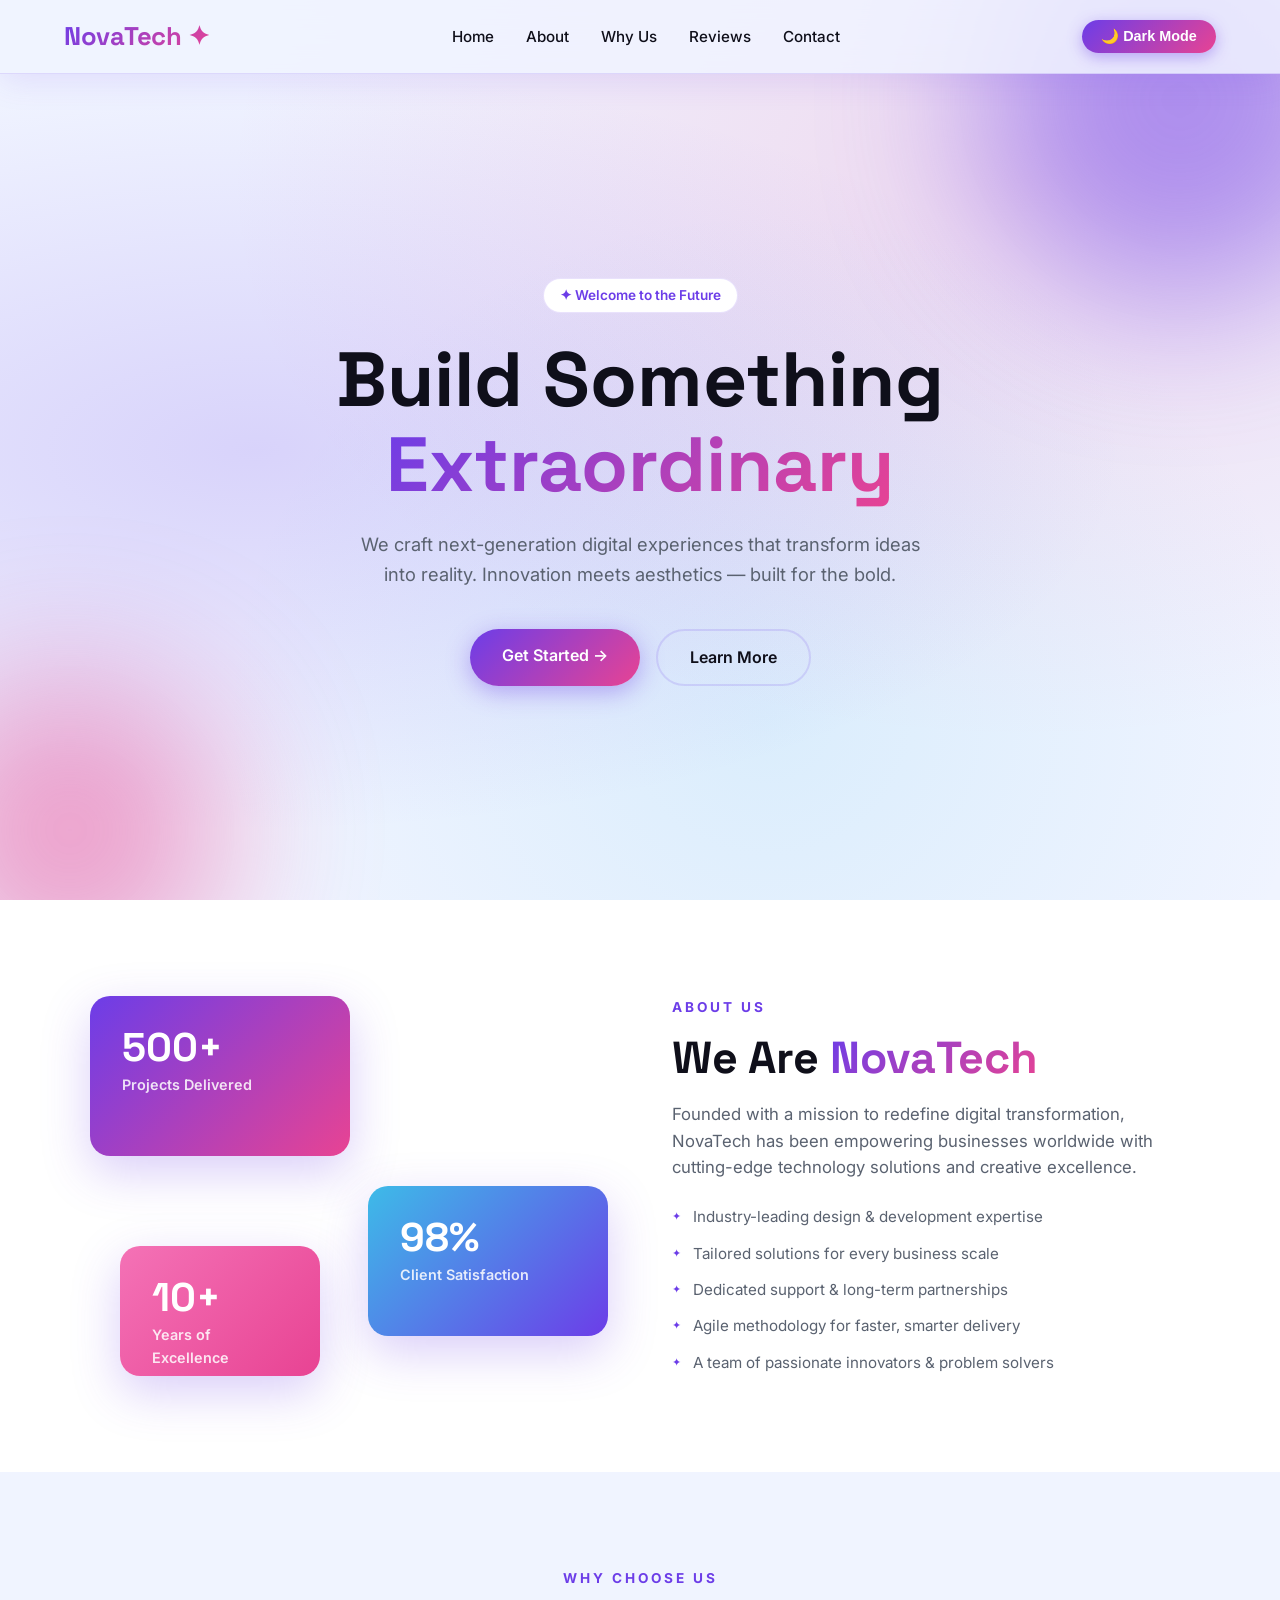
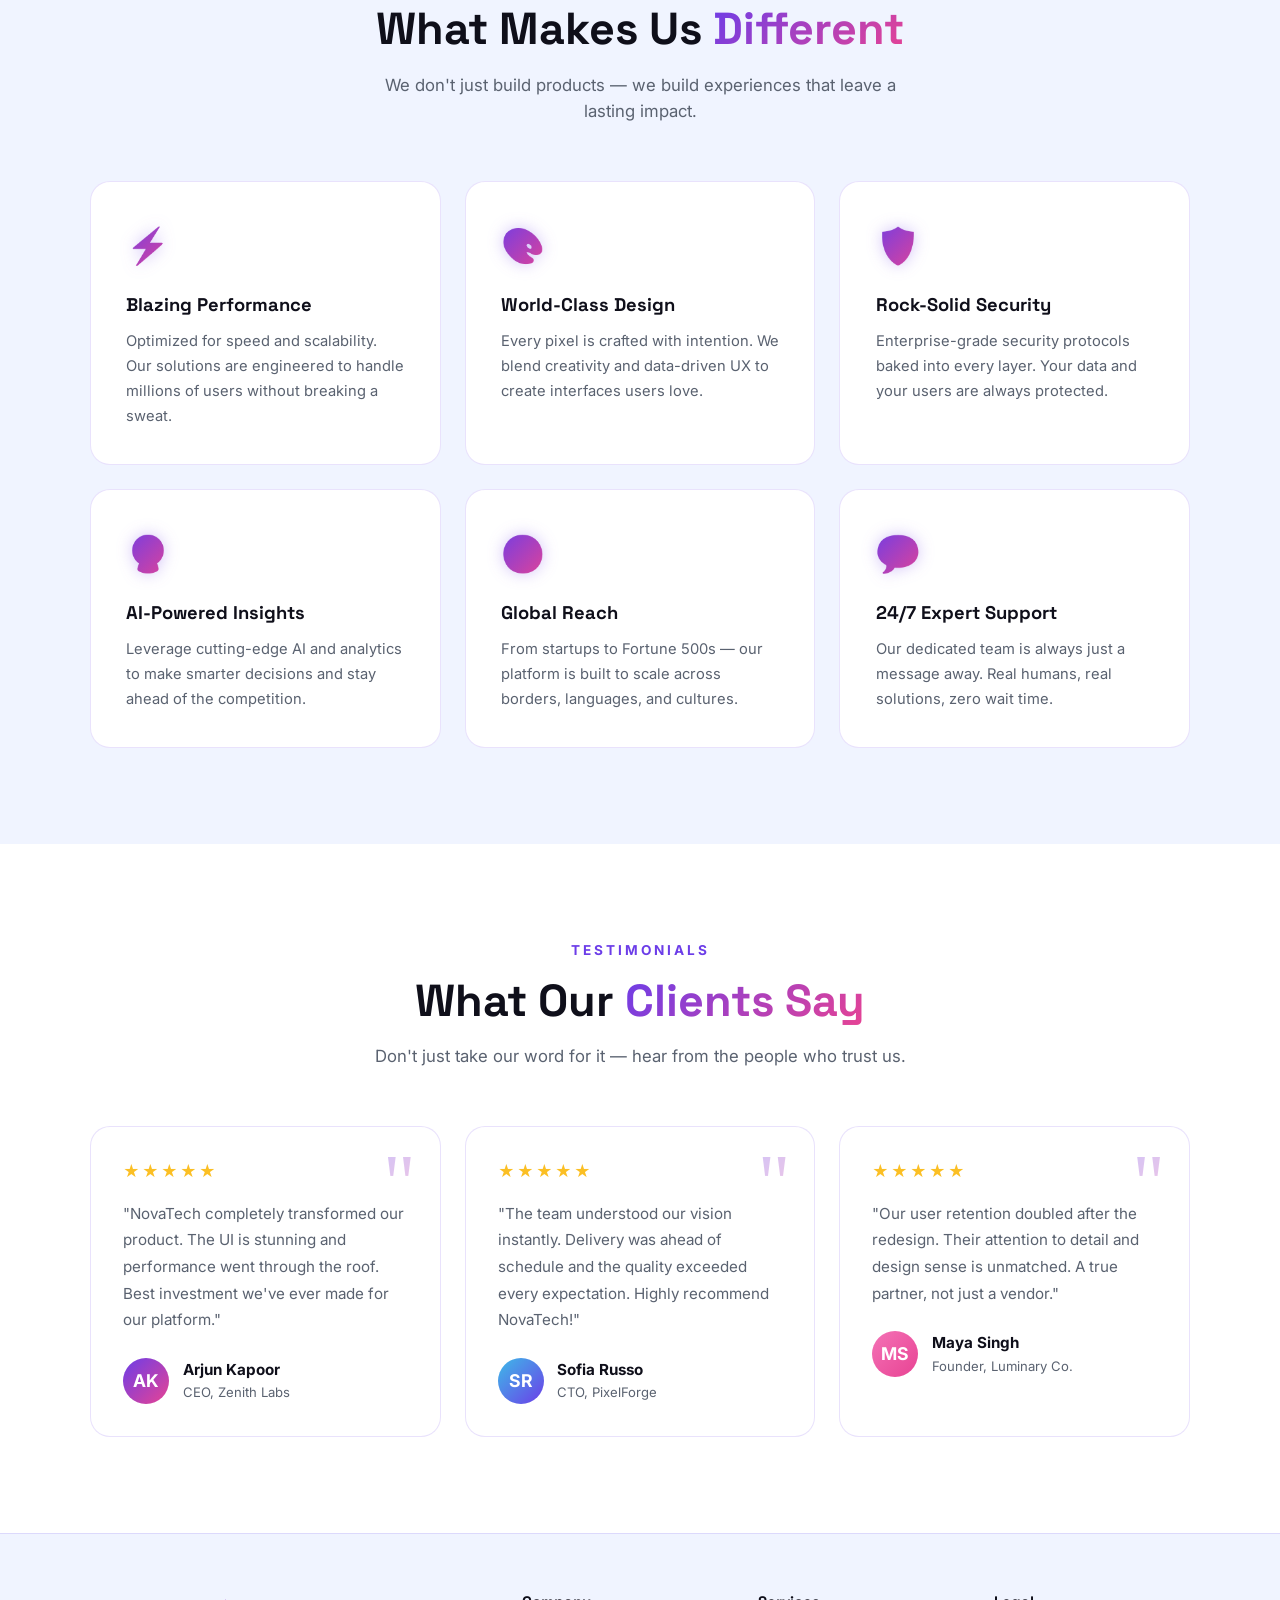
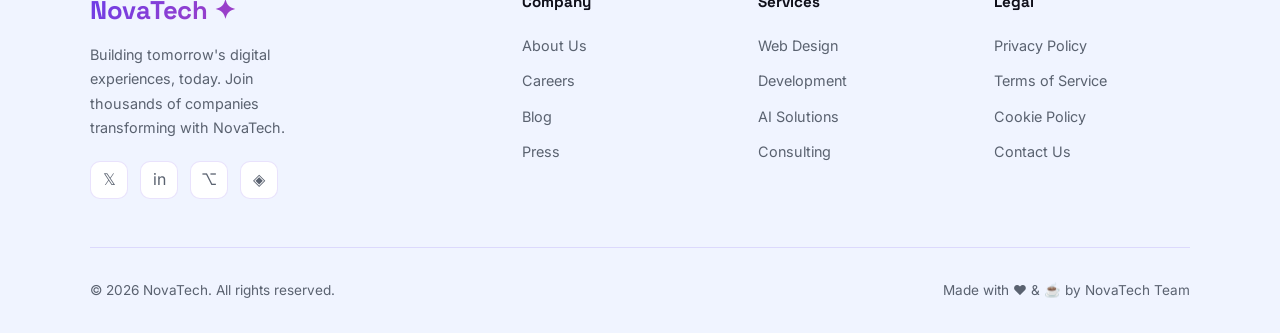
<file: DAY 6/index.html>
<!DOCTYPE html>
<html lang="en">

<head>
    <meta charset="UTF-8" />
    <meta name="viewport" content="width=device-width, initial-scale=1.0" />
    <meta name="description"
        content="NovaTech — The future of digital innovation. Explore our solutions and transform your business today." />
    <title>NovaTech — Future of Innovation</title>
    <link rel="stylesheet" href="style.css" />
</head>

<body>

    <!-- ========== NAVBAR ========== -->
    <nav id="navbar">
        <span class="logo">NovaTech ✦</span>
        <ul class="nav-links">
            <li><a href="#hero">Home</a></li>
            <li><a href="#about">About</a></li>
            <li><a href="#why">Why Us</a></li>
            <li><a href="#testimonials">Reviews</a></li>
            <li><a href="#footer">Contact</a></li>
        </ul>
        <button id="dark-toggle">🌙 Dark Mode</button>
    </nav>

    <!-- ========== HERO ========== -->
    <section id="hero">
        <div class="hero-orb hero-orb-1"></div>
        <div class="hero-orb hero-orb-2"></div>
        <div class="hero-content">
            <span class="hero-badge">✦ Welcome to the Future</span>
            <h1 class="hero-title">
                Build Something<br />
                <span class="highlight">Extraordinary</span>
            </h1>
            <p class="hero-desc">
                We craft next-generation digital experiences that transform ideas into reality.
                Innovation meets aesthetics — built for the bold.
            </p>
            <div class="hero-btns">
                <a href="#about" class="btn-primary">Get Started →</a>
                <a href="#why" class="btn-secondary">Learn More</a>
            </div>
        </div>
    </section>

    <!-- ========== ABOUT ========== -->
    <section id="about">
        <div class="about-grid">
            <div class="about-visual">
                <div class="about-card-stack">
                    <div class="acard acard-1">
                        <div class="acard-num">500+</div>
                        <div class="acard-label">Projects Delivered</div>
                    </div>
                    <div class="acard acard-2">
                        <div class="acard-num">98%</div>
                        <div class="acard-label">Client Satisfaction</div>
                    </div>
                    <div class="acard acard-3">
                        <div class="acard-num">10+</div>
                        <div class="acard-label">Years of Excellence</div>
                    </div>
                </div>
            </div>
            <div class="about-text reveal">
                <p class="section-label">About Us</p>
                <h2 class="section-title">We Are <span>NovaTech</span></h2>
                <p class="section-desc">
                    Founded with a mission to redefine digital transformation, NovaTech has been empowering
                    businesses worldwide with cutting-edge technology solutions and creative excellence.
                </p>
                <ul class="about-list">
                    <li>Industry-leading design & development expertise</li>
                    <li>Tailored solutions for every business scale</li>
                    <li>Dedicated support & long-term partnerships</li>
                    <li>Agile methodology for faster, smarter delivery</li>
                    <li>A team of passionate innovators & problem solvers</li>
                </ul>
            </div>
        </div>
    </section>

    <!-- ========== WHY US ========== -->
    <section id="why">
        <div class="why-header reveal">
            <p class="section-label">Why Choose Us</p>
            <h2 class="section-title">What Makes Us <span>Different</span></h2>
            <p class="section-desc">
                We don't just build products — we build experiences that leave a lasting impact.
            </p>
        </div>
        <div class="why-grid">
            <div class="why-card reveal">
                <span class="why-icon">⚡</span>
                <h3>Blazing Performance</h3>
                <p>Optimized for speed and scalability. Our solutions are engineered to handle millions of users without
                    breaking a sweat.</p>
            </div>
            <div class="why-card reveal">
                <span class="why-icon">🎨</span>
                <h3>World-Class Design</h3>
                <p>Every pixel is crafted with intention. We blend creativity and data-driven UX to create interfaces
                    users love.</p>
            </div>
            <div class="why-card reveal">
                <span class="why-icon">🛡️</span>
                <h3>Rock-Solid Security</h3>
                <p>Enterprise-grade security protocols baked into every layer. Your data and your users are always
                    protected.</p>
            </div>
            <div class="why-card reveal">
                <span class="why-icon">🔮</span>
                <h3>AI-Powered Insights</h3>
                <p>Leverage cutting-edge AI and analytics to make smarter decisions and stay ahead of the competition.
                </p>
            </div>
            <div class="why-card reveal">
                <span class="why-icon">🌍</span>
                <h3>Global Reach</h3>
                <p>From startups to Fortune 500s — our platform is built to scale across borders, languages, and
                    cultures.</p>
            </div>
            <div class="why-card reveal">
                <span class="why-icon">💬</span>
                <h3>24/7 Expert Support</h3>
                <p>Our dedicated team is always just a message away. Real humans, real solutions, zero wait time.</p>
            </div>
        </div>
    </section>

    <!-- ========== TESTIMONIALS ========== -->
    <section id="testimonials">
        <div class="reveal">
            <p class="section-label">Testimonials</p>
            <h2 class="section-title">What Our <span>Clients Say</span></h2>
            <p class="section-desc">
                Don't just take our word for it — hear from the people who trust us.
            </p>
        </div>
        <div class="testi-grid">
            <div class="testi-card reveal">
                <div class="testi-stars">★★★★★</div>
                <p class="testi-text">
                    "NovaTech completely transformed our product. The UI is stunning and performance went through the
                    roof.
                    Best investment we've ever made for our platform."
                </p>
                <div class="testi-author">
                    <div class="testi-avatar av1">AK</div>
                    <div class="testi-author-info">
                        <div class="name">Arjun Kapoor</div>
                        <div class="role">CEO, Zenith Labs</div>
                    </div>
                </div>
            </div>
            <div class="testi-card reveal">
                <div class="testi-stars">★★★★★</div>
                <p class="testi-text">
                    "The team understood our vision instantly. Delivery was ahead of schedule and the quality exceeded
                    every expectation. Highly recommend NovaTech!"
                </p>
                <div class="testi-author">
                    <div class="testi-avatar av2">SR</div>
                    <div class="testi-author-info">
                        <div class="name">Sofia Russo</div>
                        <div class="role">CTO, PixelForge</div>
                    </div>
                </div>
            </div>
            <div class="testi-card reveal">
                <div class="testi-stars">★★★★★</div>
                <p class="testi-text">
                    "Our user retention doubled after the redesign. Their attention to detail and design sense
                    is unmatched. A true partner, not just a vendor."
                </p>
                <div class="testi-author">
                    <div class="testi-avatar av3">MS</div>
                    <div class="testi-author-info">
                        <div class="name">Maya Singh</div>
                        <div class="role">Founder, Luminary Co.</div>
                    </div>
                </div>
            </div>
        </div>
    </section>

    <!-- ========== FOOTER ========== -->
    <footer id="footer">
        <div class="footer-grid">
            <div class="footer-brand">
                <span class="logo">NovaTech ✦</span>
                <p>Building tomorrow's digital experiences, today. Join thousands of companies transforming with
                    NovaTech.</p>
                <div class="social-links">
                    <a href="#" class="social-link" title="Twitter">𝕏</a>
                    <a href="#" class="social-link" title="LinkedIn">in</a>
                    <a href="#" class="social-link" title="GitHub">⌥</a>
                    <a href="#" class="social-link" title="Instagram">◈</a>
                </div>
            </div>
            <div class="footer-col">
                <h4>Company</h4>
                <ul>
                    <li><a href="#about">About Us</a></li>
                    <li><a href="#">Careers</a></li>
                    <li><a href="#">Blog</a></li>
                    <li><a href="#">Press</a></li>
                </ul>
            </div>
            <div class="footer-col">
                <h4>Services</h4>
                <ul>
                    <li><a href="#">Web Design</a></li>
                    <li><a href="#">Development</a></li>
                    <li><a href="#">AI Solutions</a></li>
                    <li><a href="#">Consulting</a></li>
                </ul>
            </div>
            <div class="footer-col">
                <h4>Legal</h4>
                <ul>
                    <li><a href="#">Privacy Policy</a></li>
                    <li><a href="#">Terms of Service</a></li>
                    <li><a href="#">Cookie Policy</a></li>
                    <li><a href="#">Contact Us</a></li>
                </ul>
            </div>
        </div>
        <div class="footer-bottom">
            <span>© 2026 NovaTech. All rights reserved.</span>
            <span>Made with ♥ &amp; ☕ by NovaTech Team</span>
        </div>
    </footer>

    <script>
        // === Dark Mode with localStorage ===
        const toggle = document.getElementById("dark-toggle");
        const body = document.body;

        // Load saved theme
        const savedTheme = localStorage.getItem("theme");
        if (savedTheme === "dark") {
            body.classList.add("dark");
            toggle.textContent = "☀️ Light Mode";
        }

        // Toggle theme on button click
        toggle.addEventListener("click", () => {
            const isDark = body.classList.toggle("dark");
            toggle.textContent = isDark ? "☀️ Light Mode" : "🌙 Dark Mode";
            localStorage.setItem("theme", isDark ? "dark" : "light");
        });

        // === Scroll Reveal Animation ===
        const revealEls = document.querySelectorAll(".reveal");
        const observer = new IntersectionObserver((entries) => {
            entries.forEach((entry) => {
                if (entry.isIntersecting) {
                    entry.target.classList.add("visible");
                    observer.unobserve(entry.target);
                }
            });
        }, { threshold: 0.12 });

        revealEls.forEach((el) => observer.observe(el));
    </script>

</body>

</html>
</file>
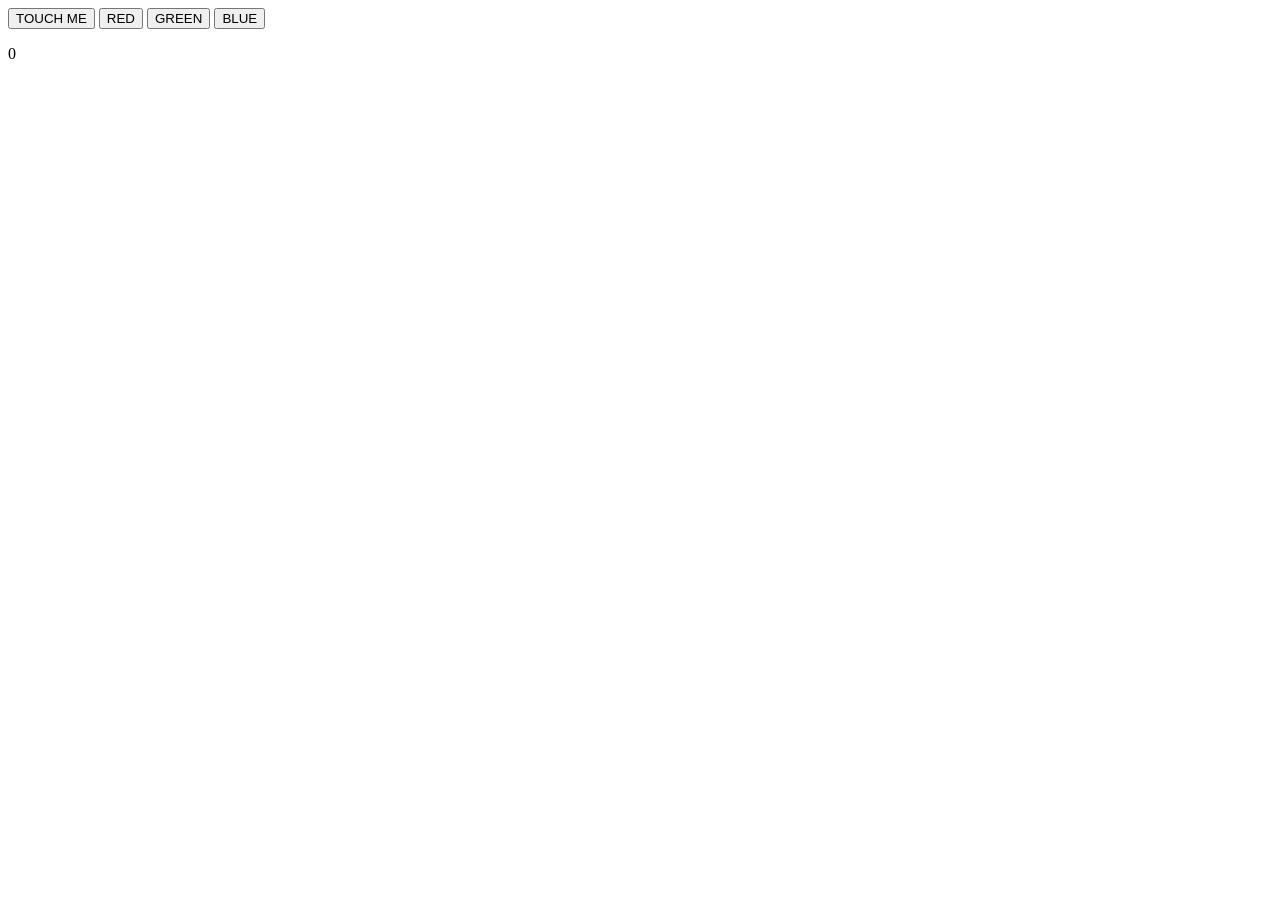
<file: DAY 7/Task1.html>
<!DOCTYPE html>
<html lang="en">

<head>
    <meta charset="UTF-8">
    <meta name="viewport" content="width=device-width, initial-scale=1.0">
    <title>Document</title>
</head>

<body>
    <button id="btn">TOUCH ME</button>
    <script>
        const btn = document.getElementById("btn");
        console.log(btn);
        btn.addEventListener("click", function () {
            const para = document.getElementById("para");
            console.log(para);
            let count = para.textContent;
            count++;
            para.textContent = count;

        })
    </script>
    <button id="btn2">RED</button>
    <button id="btn3">GREEN</button>
    <button id="btn4">BLUE</button>
    <p id="para">0</p>
</body>

</html>
</file>
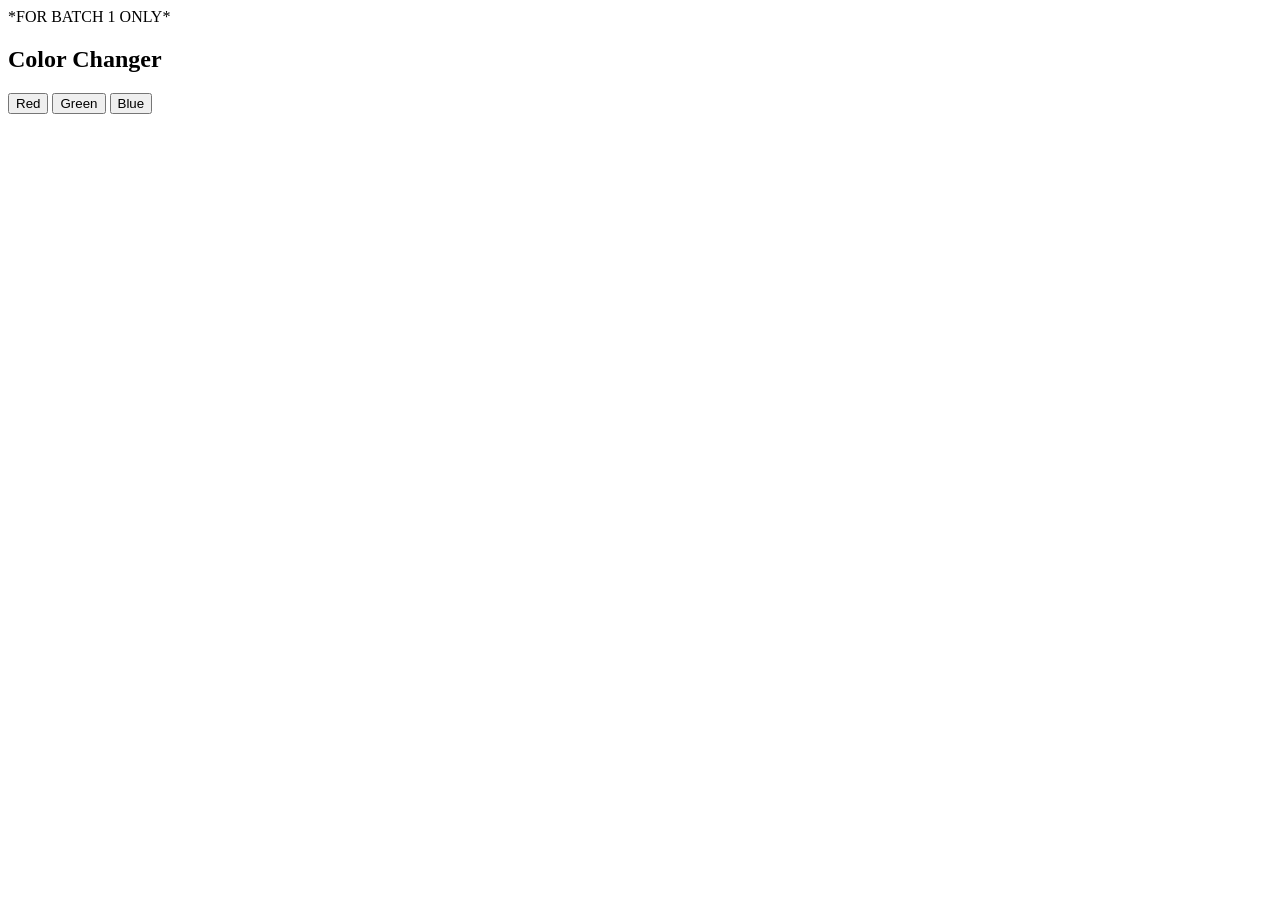
<file: DAY 7/Task2.html>
*FOR BATCH 1 ONLY*

<!DOCTYPE html>
<html lang="en">

<head>
    <meta charset="UTF-8">
    <meta name="viewport" content="width=device-width, initial-scale=1.0">
    <title>Document</title>
</head>

<body>
    <h2>Color Changer</h2>

    <button class="color-btn">Red</button>
    <button class="color-btn">Green</button>
    <button class="color-btn">Blue</button>
</body>

<script>
    const buttons = document.querySelectorAll(".color-btn")
    buttons.forEach(function (btn) {
        btn.addEventListener("click", function (event) {
            const color = event.target.innerText.toLowerCase()
            document.body.style.backgroundColor = color
        })

    })
</script>

</html>
</file>
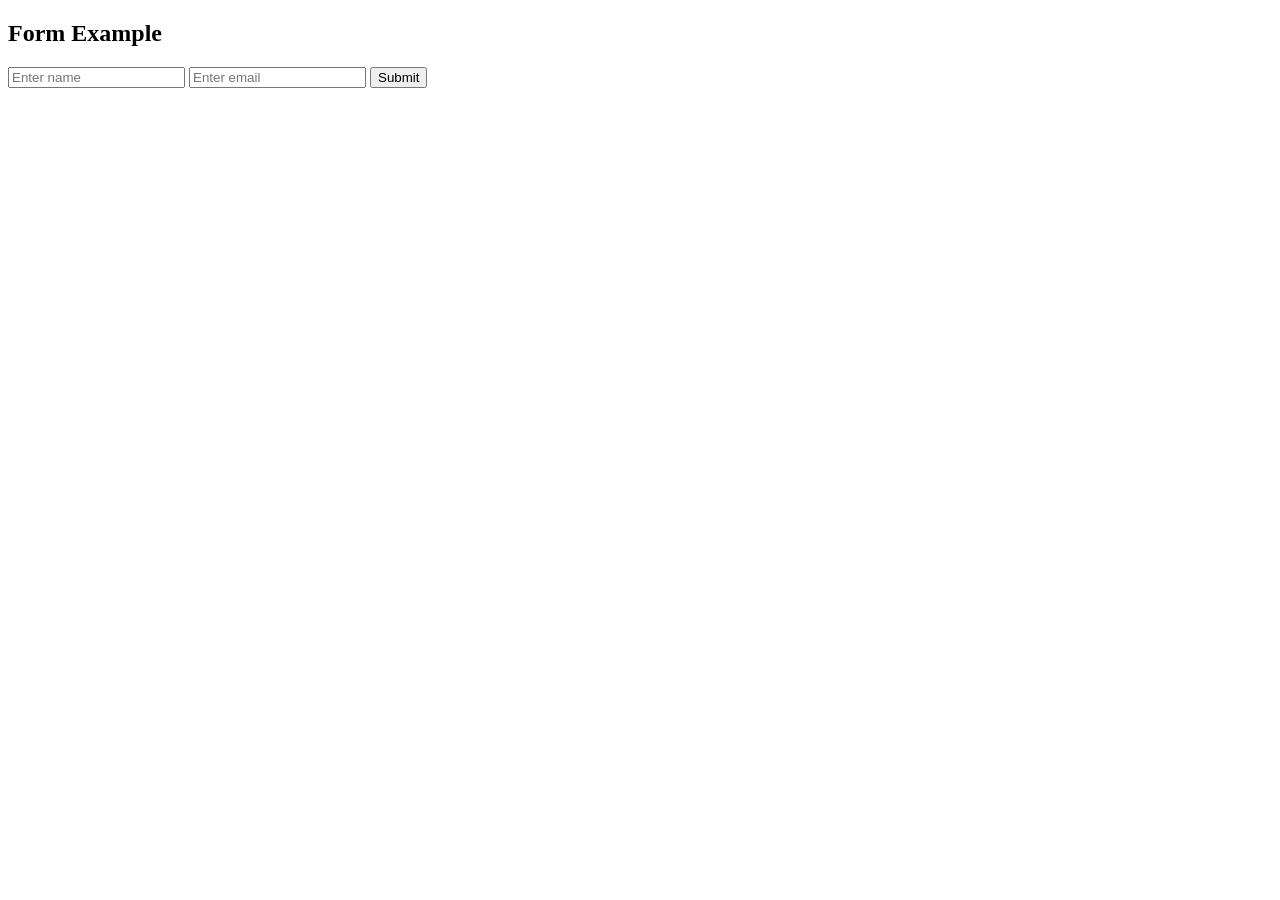
<file: DAY 7/Task3.html>
<!DOCTYPE html>
<html lang="en">

<head>
    <meta charset="UTF-8">
    <meta name="viewport" content="width=device-width, initial-scale=1.0">
    <title>Document</title>
</head>

<body>
    <h2>Form Example</h2>

    <form id="form">

        <input type="text" id="name" placeholder="Enter name">

        <input type="email" id="email" placeholder="Enter email">

        <button type="submit">Submit</button>

    </form>
</body>

<script>
    const form = document.querySelector("#form")
    const nameInput = document.querySelector("#name")
    const emailInput = document.querySelector("#email")

    form.addEventListener("submit", function (e) {

        

        const name = nameInput.value
        const email = emailInput.value

        console.log("Name:", name)
        console.log("Email:", email)

    })
</script>

</html>
</file>
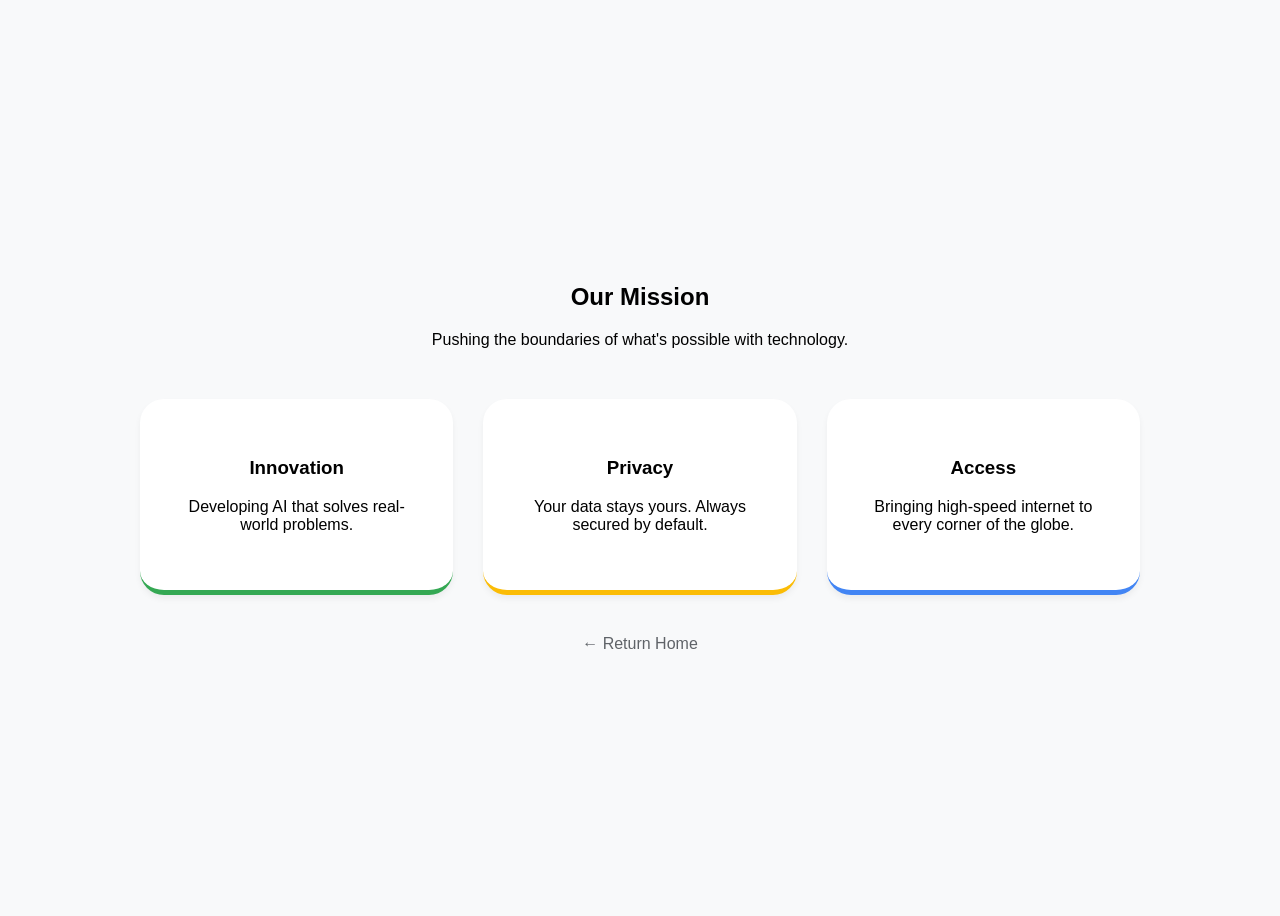
<file: DAY 2/DEMO WEB/about.html>
<!DOCTYPE html>
<html lang="en">
<head>
    <meta charset="UTF-8">
    <meta name="viewport" content="width=device-width, initial-scale=1.0">
    <title>About | Google</title>
    <link rel="stylesheet" href="about.css">
</head>
<body>
    <section class="about-container">
        <header>
            <h2>Our Mission</h2>
            <p>Pushing the boundaries of what's possible with technology.</p>
        </header>

        <div class="grid">
            <div class="card" style="--border-color: #34A853;">
                <h3>Innovation</h3>
                <p>Developing AI that solves real-world problems.</p>
            </div>
            <div class="card" style="--border-color: #FBBC05;">
                <h3>Privacy</h3>
                <p>Your data stays yours. Always secured by default.</p>
            </div>
            <div class="card" style="--border-color: #4285F4;">
                <h3>Access</h3>
                <p>Bringing high-speed internet to every corner of the globe.</p>
            </div>
        </div>
        <a href="intro.html" class="back-link">← Return Home</a>
    </section>
</body>
</html>
</file>
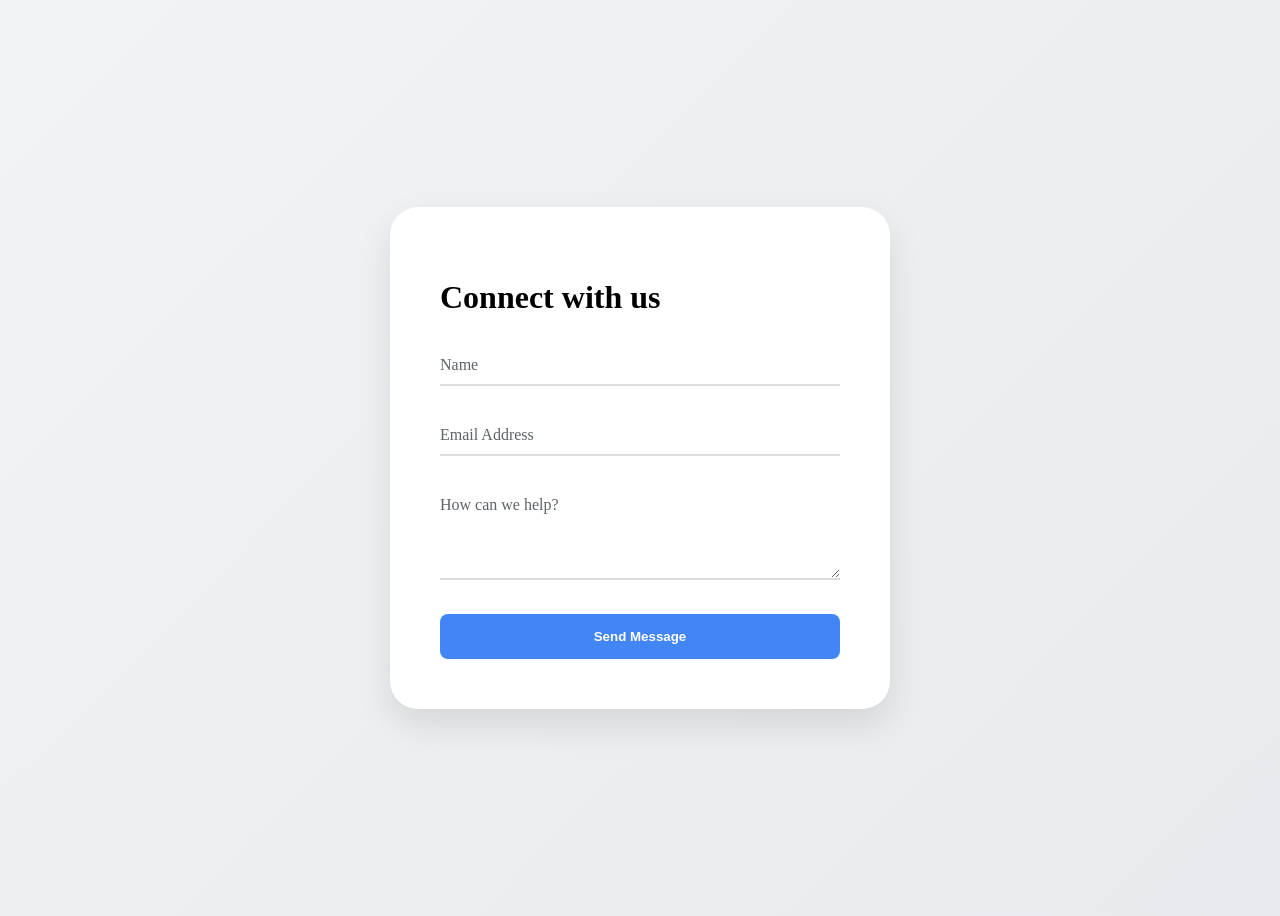
<file: DAY 2/DEMO WEB/contact.html>
<!DOCTYPE html>
<html lang="en">
<head>
    <meta charset="UTF-8">
    <meta name="viewport" content="width=device-width, initial-scale=1.0">
    <title>Contact Us | Google</title>
    <link rel="stylesheet" href="contact.css">
</head>
<body>
    <div class="contact-box">
        <h1>Connect with us</h1>
        <form id="google-form">
            <div class="input-group">
                <input type="text" required>
                <label>Name</label>
            </div>
            <div class="input-group">
                <input type="email" required>
                <label>Email Address</label>
            </div>
            <div class="input-group">
                <textarea rows="4" required></textarea>
                <label>How can we help?</label>
            </div>
            <button type="submit">Send Message</button>
        </form>
    </div>
</body>
</html>
</file>
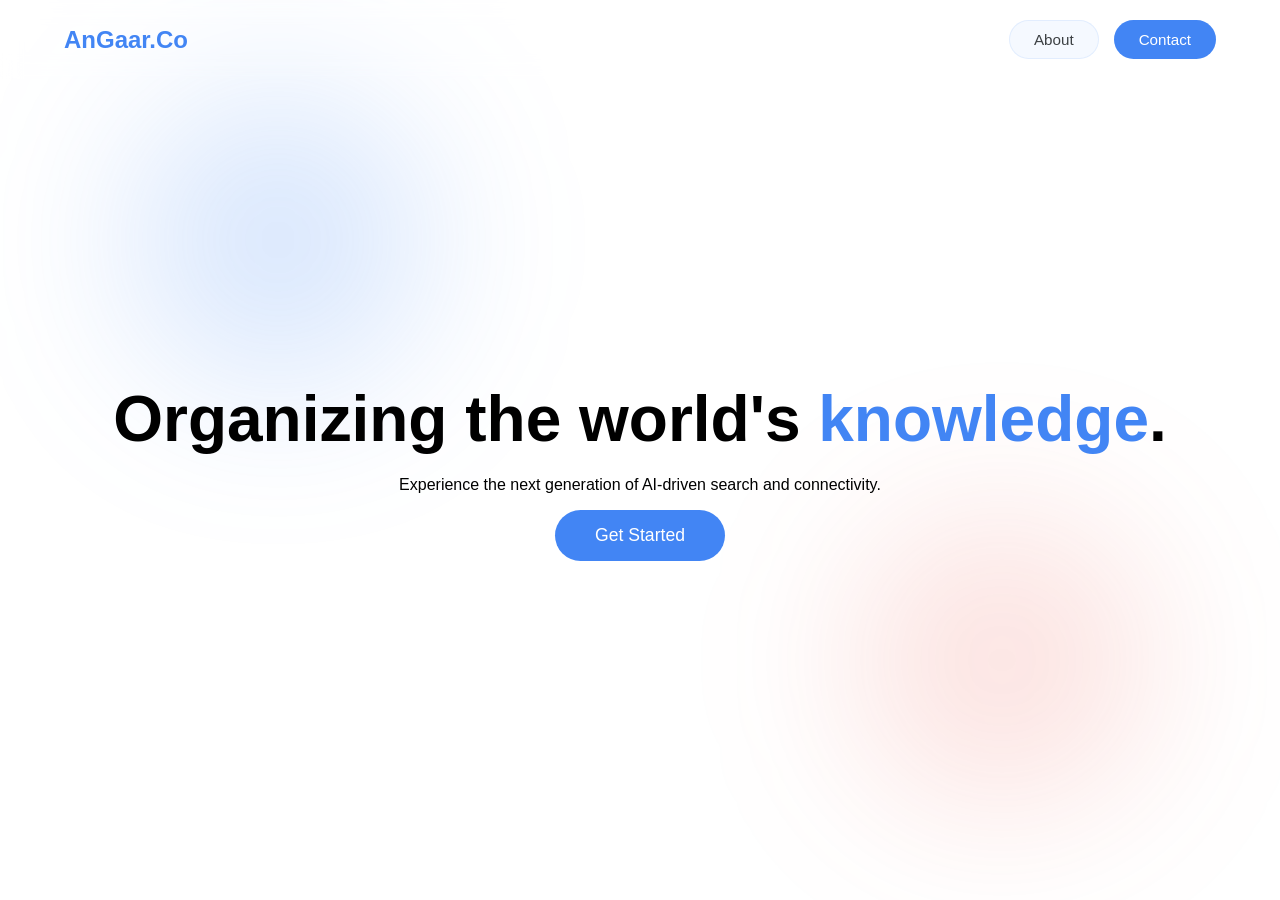
<file: DAY 2/DEMO WEB/intro.html>
<!DOCTYPE html>
<html lang="en">
<head>
    <meta charset="UTF-8">
    <meta name="viewport" content="width=device-width, initial-scale=1.0">
    <title>Welcome | Google 2026</title>
    <link rel="stylesheet" href="intro.css">
</head>
<body>
    <nav class="glass-nav">
        <div class="logo">AnGaar.Co</div>
        <div class="nav-links">
            <a href="about.html">About</a>
            <a href="contact.html">Contact</a>
        </div>
    </nav>

    <main class="hero">
        <div class="hero-content">
            <h1 class="kinetic-text">Organizing the world's <span class="highlight">knowledge</span>.</h1>
            <p>Experience the next generation of AI-driven search and connectivity.</p>
            <button class="cta-btn">Get Started</button>
        </div>
        <div class="blob-container">
            <div class="blob blue"></div>
            <div class="blob red"></div>
        </div>
    </main>
</body>
</html>
</file>
<file: DAY 6/style.css>
/* ===================== ROOT & RESET ===================== */
@import url('https://fonts.googleapis.com/css2?family=Inter:wght@300;400;500;600;700;800&family=Space+Grotesk:wght@400;500;700&display=swap');

*, *::before, *::after {
  margin: 0;
  padding: 0;
  box-sizing: border-box;
}

:root {
  /* Light mode colors */
  --bg: #f0f4ff;
  --bg-secondary: #ffffff;
  --text: #0f0f1a;
  --text-muted: #5a6270;
  --accent: #6c3de8;
  --accent-2: #e84393;
  --accent-3: #3dbbe8;
  --card-bg: #ffffff;
  --card-border: rgba(108, 61, 232, 0.15);
  --nav-bg: rgba(240, 244, 255, 0.85);
  --shadow: 0 8px 32px rgba(108, 61, 232, 0.12);
  --shadow-hover: 0 16px 48px rgba(108, 61, 232, 0.25);
  --gradient: linear-gradient(135deg, #6c3de8 0%, #e84393 100%);
  --gradient-2: linear-gradient(135deg, #3dbbe8 0%, #6c3de8 100%);
}

body.dark {
  --bg: #0a0a15;
  --bg-secondary: #13131f;
  --text: #eef0ff;
  --text-muted: #8a8fa8;
  --accent: #8b5cf6;
  --accent-2: #f472b6;
  --accent-3: #38bdf8;
  --card-bg: #1a1a2e;
  --card-border: rgba(139, 92, 246, 0.2);
  --nav-bg: rgba(10, 10, 21, 0.88);
  --shadow: 0 8px 32px rgba(0, 0, 0, 0.5);
  --shadow-hover: 0 16px 48px rgba(139, 92, 246, 0.35);
  --gradient: linear-gradient(135deg, #8b5cf6 0%, #f472b6 100%);
  --gradient-2: linear-gradient(135deg, #38bdf8 0%, #8b5cf6 100%);
}

html {
  scroll-behavior: smooth;
}

body {
  font-family: 'Inter', sans-serif;
  background-color: var(--bg);
  color: var(--text);
  transition: background-color 0.4s ease, color 0.4s ease;
  line-height: 1.6;
}

/* ===================== NAVBAR ===================== */
nav {
  position: fixed;
  top: 0;
  left: 0;
  right: 0;
  z-index: 1000;
  display: flex;
  justify-content: space-between;
  align-items: center;
  padding: 1rem 5%;
  background: var(--nav-bg);
  backdrop-filter: blur(20px);
  -webkit-backdrop-filter: blur(20px);
  border-bottom: 1px solid var(--card-border);
  box-shadow: var(--shadow);
  transition: all 0.4s ease;
}

.logo {
  font-family: 'Space Grotesk', sans-serif;
  font-size: 1.6rem;
  font-weight: 700;
  background: var(--gradient);
  -webkit-background-clip: text;
  -webkit-text-fill-color: transparent;
  background-clip: text;
  letter-spacing: -0.5px;
}

.nav-links {
  display: flex;
  gap: 2rem;
  list-style: none;
}

.nav-links a {
  text-decoration: none;
  color: var(--text);
  font-weight: 500;
  font-size: 0.95rem;
  position: relative;
  transition: color 0.3s ease;
}

.nav-links a::after {
  content: '';
  position: absolute;
  bottom: -4px;
  left: 0;
  width: 0%;
  height: 2px;
  background: var(--gradient);
  transition: width 0.3s ease;
  border-radius: 2px;
}

.nav-links a:hover {
  color: var(--accent);
}

.nav-links a:hover::after {
  width: 100%;
}

#dark-toggle {
  background: var(--gradient);
  border: none;
  color: white;
  padding: 0.5rem 1.2rem;
  border-radius: 50px;
  font-size: 0.9rem;
  font-weight: 600;
  cursor: pointer;
  transition: transform 0.2s ease, box-shadow 0.3s ease;
  box-shadow: 0 4px 15px rgba(108, 61, 232, 0.4);
}

#dark-toggle:hover {
  transform: scale(1.05);
  box-shadow: 0 6px 25px rgba(108, 61, 232, 0.55);
}

/* ===================== HERO ===================== */
#hero {
  min-height: 100vh;
  display: flex;
  align-items: center;
  justify-content: center;
  text-align: center;
  padding: 8rem 5% 4rem;
  position: relative;
  overflow: hidden;
}

#hero::before {
  content: '';
  position: absolute;
  inset: 0;
  background:
    radial-gradient(ellipse at 20% 50%, rgba(108, 61, 232, 0.18) 0%, transparent 60%),
    radial-gradient(ellipse at 80% 20%, rgba(232, 67, 147, 0.15) 0%, transparent 55%),
    radial-gradient(ellipse at 60% 80%, rgba(61, 187, 232, 0.12) 0%, transparent 50%);
  z-index: 0;
  animation: pulseGlow 8s ease-in-out infinite alternate;
}

@keyframes pulseGlow {
  0% { opacity: 0.6; }
  100% { opacity: 1; }
}

.hero-content {
  position: relative;
  z-index: 1;
  max-width: 800px;
}

.hero-badge {
  display: inline-block;
  padding: 0.35rem 1rem;
  background: var(--card-bg);
  border: 1px solid var(--card-border);
  border-radius: 50px;
  font-size: 0.85rem;
  font-weight: 600;
  color: var(--accent);
  margin-bottom: 1.5rem;
  animation: fadeInDown 0.8s ease both;
}

.hero-title {
  font-family: 'Space Grotesk', sans-serif;
  font-size: clamp(2.8rem, 6vw, 5rem);
  font-weight: 800;
  line-height: 1.1;
  margin-bottom: 1.5rem;
  animation: fadeInUp 0.9s ease both 0.1s;
}

.hero-title .highlight {
  background: var(--gradient);
  -webkit-background-clip: text;
  -webkit-text-fill-color: transparent;
  background-clip: text;
}

.hero-desc {
  font-size: 1.15rem;
  color: var(--text-muted);
  max-width: 560px;
  margin: 0 auto 2.5rem;
  animation: fadeInUp 1s ease both 0.2s;
}

.hero-btns {
  display: flex;
  gap: 1rem;
  justify-content: center;
  flex-wrap: wrap;
  animation: fadeInUp 1.1s ease both 0.3s;
}

.btn-primary {
  padding: 0.85rem 2rem;
  background: var(--gradient);
  color: white;
  border: none;
  border-radius: 50px;
  font-size: 1rem;
  font-weight: 600;
  cursor: pointer;
  text-decoration: none;
  display: inline-block;
  transition: transform 0.25s ease, box-shadow 0.3s ease;
  box-shadow: 0 6px 24px rgba(108, 61, 232, 0.4);
}

.btn-primary:hover {
  transform: translateY(-3px);
  box-shadow: 0 12px 36px rgba(108, 61, 232, 0.55);
}

.btn-secondary {
  padding: 0.85rem 2rem;
  background: transparent;
  color: var(--text);
  border: 2px solid var(--card-border);
  border-radius: 50px;
  font-size: 1rem;
  font-weight: 600;
  cursor: pointer;
  text-decoration: none;
  display: inline-block;
  transition: all 0.3s ease;
}

.btn-secondary:hover {
  border-color: var(--accent);
  color: var(--accent);
  transform: translateY(-3px);
}

.hero-orb {
  position: absolute;
  border-radius: 50%;
  filter: blur(80px);
  opacity: 0.5;
  animation: float 6s ease-in-out infinite;
  z-index: 0;
}

.hero-orb-1 {
  width: 400px;
  height: 400px;
  background: var(--accent);
  top: -100px;
  right: -100px;
  animation-delay: 0s;
}

.hero-orb-2 {
  width: 300px;
  height: 300px;
  background: var(--accent-2);
  bottom: -80px;
  left: -80px;
  animation-delay: 3s;
}

@keyframes float {
  0%, 100% { transform: translateY(0) scale(1); }
  50% { transform: translateY(-30px) scale(1.05); }
}

/* ===================== SECTIONS SHARED ===================== */
section {
  padding: 6rem 5%;
}

.section-label {
  font-size: 0.85rem;
  font-weight: 700;
  letter-spacing: 3px;
  text-transform: uppercase;
  color: var(--accent);
  margin-bottom: 0.75rem;
}

.section-title {
  font-family: 'Space Grotesk', sans-serif;
  font-size: clamp(2rem, 4vw, 2.8rem);
  font-weight: 700;
  margin-bottom: 1rem;
  line-height: 1.2;
}

.section-title span {
  background: var(--gradient);
  -webkit-background-clip: text;
  -webkit-text-fill-color: transparent;
  background-clip: text;
}

.section-desc {
  font-size: 1.05rem;
  color: var(--text-muted);
  max-width: 550px;
  margin-bottom: 3.5rem;
}

/* ===================== ABOUT ===================== */
#about {
  background: var(--bg-secondary);
}

.about-grid {
  display: grid;
  grid-template-columns: 1fr 1fr;
  gap: 4rem;
  align-items: center;
  max-width: 1100px;
  margin: 0 auto;
}

.about-visual {
  position: relative;
}

.about-card-stack {
  position: relative;
  height: 380px;
}

.about-card-stack .acard {
  position: absolute;
  border-radius: 20px;
  padding: 2rem;
  color: white;
  font-weight: 600;
  box-shadow: var(--shadow-hover);
}

.acard-1 {
  width: 260px;
  height: 160px;
  background: var(--gradient);
  top: 0;
  left: 0;
  animation: float 5s ease-in-out infinite;
}

.acard-2 {
  width: 240px;
  height: 150px;
  background: var(--gradient-2);
  bottom: 40px;
  right: 0;
  animation: float 6s ease-in-out infinite 1.5s;
}

.acard-3 {
  width: 200px;
  height: 130px;
  background: linear-gradient(135deg, #f472b6, #e84393);
  bottom: 0;
  left: 30px;
  animation: float 7s ease-in-out infinite 3s;
}

.acard .acard-num {
  font-family: 'Space Grotesk', sans-serif;
  font-size: 2.5rem;
  font-weight: 800;
  line-height: 1;
}

.acard .acard-label {
  font-size: 0.9rem;
  opacity: 0.85;
  margin-top: 0.3rem;
}

.about-text .section-desc {
  margin-bottom: 1.5rem;
}

.about-list {
  list-style: none;
  display: flex;
  flex-direction: column;
  gap: 0.75rem;
}

.about-list li {
  display: flex;
  align-items: center;
  gap: 0.75rem;
  color: var(--text-muted);
  font-size: 0.95rem;
}

.about-list li::before {
  content: '✦';
  color: var(--accent);
  font-size: 0.7rem;
}

/* ===================== WHY ===================== */
#why {
  background: var(--bg);
  text-align: center;
}

.why-header {
  max-width: 600px;
  margin: 0 auto;
}

.why-header .section-desc {
  margin-left: auto;
  margin-right: auto;
}

.why-grid {
  display: grid;
  grid-template-columns: repeat(auto-fit, minmax(270px, 1fr));
  gap: 1.5rem;
  max-width: 1100px;
  margin: 0 auto;
}

.why-card {
  background: var(--card-bg);
  border: 1px solid var(--card-border);
  border-radius: 20px;
  padding: 2.2rem;
  text-align: left;
  transition: transform 0.3s ease, box-shadow 0.3s ease, border-color 0.3s ease;
  cursor: default;
  position: relative;
  overflow: hidden;
}

.why-card::before {
  content: '';
  position: absolute;
  inset: 0;
  background: var(--gradient);
  opacity: 0;
  transition: opacity 0.4s ease;
  z-index: 0;
  border-radius: 20px;
}

.why-card:hover::before {
  opacity: 0.06;
}

.why-card:hover {
  transform: translateY(-8px);
  box-shadow: var(--shadow-hover);
  border-color: var(--accent);
}

.why-card > * {
  position: relative;
  z-index: 1;
}

.why-icon {
  font-size: 2.2rem;
  margin-bottom: 1rem;
  display: inline-block;
  background: var(--gradient);
  -webkit-background-clip: text;
  -webkit-text-fill-color: transparent;
  background-clip: text;
  filter: drop-shadow(0 0 8px rgba(108,61,232,0.3));
}

.why-card h3 {
  font-family: 'Space Grotesk', sans-serif;
  font-size: 1.15rem;
  font-weight: 700;
  margin-bottom: 0.6rem;
}

.why-card p {
  color: var(--text-muted);
  font-size: 0.92rem;
  line-height: 1.7;
}

/* ===================== TESTIMONIALS ===================== */
#testimonials {
  background: var(--bg-secondary);
  text-align: center;
}

#testimonials .section-desc {
  margin-left: auto;
  margin-right: auto;
}

.testi-grid {
  display: grid;
  grid-template-columns: repeat(auto-fit, minmax(280px, 1fr));
  gap: 1.5rem;
  max-width: 1100px;
  margin: 0 auto;
}

.testi-card {
  background: var(--card-bg);
  border: 1px solid var(--card-border);
  border-radius: 20px;
  padding: 2rem;
  text-align: left;
  transition: transform 0.3s ease, box-shadow 0.3s ease;
  position: relative;
}

.testi-card:hover {
  transform: translateY(-6px);
  box-shadow: var(--shadow-hover);
}

.testi-card::before {
  content: '"';
  position: absolute;
  top: 1rem;
  right: 1.5rem;
  font-size: 5rem;
  line-height: 1;
  font-family: Georgia, serif;
  background: var(--gradient);
  -webkit-background-clip: text;
  -webkit-text-fill-color: transparent;
  background-clip: text;
  opacity: 0.3;
}

.testi-stars {
  color: #fbbf24;
  font-size: 1rem;
  margin-bottom: 1rem;
  letter-spacing: 2px;
}

.testi-text {
  font-size: 0.95rem;
  color: var(--text-muted);
  line-height: 1.75;
  margin-bottom: 1.5rem;
}

.testi-author {
  display: flex;
  align-items: center;
  gap: 0.85rem;
}

.testi-avatar {
  width: 46px;
  height: 46px;
  border-radius: 50%;
  display: flex;
  align-items: center;
  justify-content: center;
  font-weight: 700;
  font-size: 1.1rem;
  color: white;
  flex-shrink: 0;
}

.av1 { background: var(--gradient); }
.av2 { background: var(--gradient-2); }
.av3 { background: linear-gradient(135deg, #f472b6, #e84393); }

.testi-author-info .name {
  font-weight: 700;
  font-size: 0.95rem;
}

.testi-author-info .role {
  font-size: 0.82rem;
  color: var(--text-muted);
}

/* ===================== FOOTER ===================== */
footer {
  background: var(--bg);
  border-top: 1px solid var(--card-border);
  padding: 3.5rem 5% 2rem;
}

.footer-grid {
  display: grid;
  grid-template-columns: 2fr 1fr 1fr 1fr;
  gap: 2.5rem;
  max-width: 1100px;
  margin: 0 auto 3rem;
}

.footer-brand .logo {
  display: block;
  margin-bottom: 0.75rem;
}

.footer-brand p {
  color: var(--text-muted);
  font-size: 0.9rem;
  max-width: 220px;
  line-height: 1.7;
  margin-bottom: 1.25rem;
}

.social-links {
  display: flex;
  gap: 0.75rem;
}

.social-link {
  width: 38px;
  height: 38px;
  border-radius: 10px;
  background: var(--card-bg);
  border: 1px solid var(--card-border);
  display: flex;
  align-items: center;
  justify-content: center;
  color: var(--text-muted);
  text-decoration: none;
  font-size: 1rem;
  transition: all 0.3s ease;
}

.social-link:hover {
  background: var(--gradient);
  color: white;
  border-color: transparent;
  transform: translateY(-3px);
  box-shadow: 0 6px 20px rgba(108,61,232,0.4);
}

.footer-col h4 {
  font-family: 'Space Grotesk', sans-serif;
  font-weight: 700;
  margin-bottom: 1.2rem;
  font-size: 0.95rem;
}

.footer-col ul {
  list-style: none;
  display: flex;
  flex-direction: column;
  gap: 0.6rem;
}

.footer-col ul li a {
  text-decoration: none;
  color: var(--text-muted);
  font-size: 0.9rem;
  transition: color 0.3s ease;
}

.footer-col ul li a:hover {
  color: var(--accent);
}

.footer-bottom {
  max-width: 1100px;
  margin: 0 auto;
  padding-top: 2rem;
  border-top: 1px solid var(--card-border);
  display: flex;
  justify-content: space-between;
  align-items: center;
  font-size: 0.85rem;
  color: var(--text-muted);
  flex-wrap: wrap;
  gap: 0.5rem;
}

/* ===================== ANIMATIONS ===================== */
@keyframes fadeInUp {
  from { opacity: 0; transform: translateY(28px); }
  to { opacity: 1; transform: translateY(0); }
}

@keyframes fadeInDown {
  from { opacity: 0; transform: translateY(-20px); }
  to { opacity: 1; transform: translateY(0); }
}

.reveal {
  opacity: 0;
  transform: translateY(30px);
  transition: opacity 0.7s ease, transform 0.7s ease;
}

.reveal.visible {
  opacity: 1;
  transform: translateY(0);
}

/* ===================== RESPONSIVE ===================== */
@media (max-width: 900px) {
  .about-grid { grid-template-columns: 1fr; }
  .about-visual { display: none; }
  .footer-grid { grid-template-columns: 1fr 1fr; }
  .nav-links { display: none; }
}

@media (max-width: 600px) {
  .footer-grid { grid-template-columns: 1fr; }
  .footer-bottom { flex-direction: column; text-align: center; }
}
</file>
<file: DAY 2/DEMO WEB/about.css>
body {
    background-color: #f8f9fa;
    display: flex;
    justify-content: center;
    align-items: center;
    min-height: 100vh;
    font-family: 'Google Sans', sans-serif;
}

.about-container { width: 80%; max-width: 1000px; text-align: center; }

.grid {
    display: grid;
    grid-template-columns: repeat(auto-fit, minmax(250px, 1fr));
    gap: 30px;
    margin-top: 50px;
}

.card {
    background: white;
    padding: 40px;
    border-radius: 24px;
    border-bottom: 5px solid var(--border-color);
    box-shadow: 0 4px 6px rgba(0,0,0,0.05);
    transition: all 0.4s ease;
}

.card:hover {
    transform: translateY(-10px);
    box-shadow: 0 20px 40px rgba(0,0,0,0.1);
}

.back-link { margin-top: 40px; display: inline-block; color: #5f6368; text-decoration: none; }
</file>
<file: DAY 2/DEMO WEB/contact.css>
body {
    background: linear-gradient(135deg, #f1f3f4 0%, #e8eaed 100%);
    height: 100vh;
    display: flex;
    justify-content: center;
    align-items: center;
}

.contact-box {
    background: white;
    padding: 50px;
    border-radius: 28px;
    box-shadow: 0 15px 35px rgba(0,0,0,0.1);
    width: 400px;
}

.input-group {
    position: relative;
    margin: 30px 0;
}

.input-group input, .input-group textarea {
    width: 100%;
    padding: 10px 0;
    border: none;
    border-bottom: 2px solid #dadce0;
    outline: none;
    font-size: 1rem;
    background: transparent;
    transition: 0.3s;
}

.input-group label {
    position: absolute;
    top: 10px; left: 0;
    color: #5f6368;
    pointer-events: none;
    transition: 0.3s;
}

/* Floating Label Animation */
.input-group input:focus ~ label, 
.input-group input:valid ~ label,
.input-group textarea:focus ~ label,
.input-group textarea:valid ~ label {
    top: -20px;
    font-size: 0.8rem;
    color: #4285F4;
}

.input-group input:focus { border-bottom: 2px solid #4285F4; }

button {
    width: 100%;
    background: #4285F4;
    color: white;
    border: none;
    padding: 15px;
    border-radius: 8px;
    font-weight: bold;
    cursor: pointer;
    transition: background 0.3s;
}

button:hover { background: #1a73e8; }
</file>
<file: DAY 2/DEMO WEB/intro.css>
:root {
    --google-blue: #4285F4;
    --google-red: #EA4335;
    --bg-white: #ffffff;
    --google-gray: #3c4043;
}

body {
    margin: 0;
    font-family: 'Segoe UI', Roboto, Helvetica, Arial, sans-serif;
    background: var(--bg-white);
    overflow: hidden;
}

/* --- Navigation & Buttons --- */
.glass-nav {
    display: flex;
    justify-content: space-between;
    align-items: center; /* Ensures logo and links align vertically */
    padding: 20px 5%;
    backdrop-filter: blur(10px);
    position: fixed;
    width: 90%;
    z-index: 100;
}

.logo { 
    font-size: 24px; 
    font-weight: bold; 
    color: var(--google-blue); 
}

.nav-links {
    display: flex;
    gap: 15px;
}

.nav-links a {
    text-decoration: none;
    color: var(--google-gray);
    font-weight: 500;
    font-size: 0.95rem;
    padding: 10px 24px;
    border-radius: 25px;
    transition: all 0.3s cubic-bezier(0.4, 0, 0.2, 1);
    border: 1px solid transparent;
}

/* About Button Style */
.nav-links a[href="about.html"] {
    background: rgba(66, 133, 244, 0.05);
    border: 1px solid rgba(66, 133, 244, 0.1);
}

/* Contact Button Style */
.nav-links a[href="contact.html"] {
    background: var(--google-blue);
    color: white;
}

/* Nav Hover Effects */
.nav-links a:hover {
    transform: translateY(-2px);
}

.nav-links a[href="about.html"]:hover {
    background: rgba(66, 133, 244, 0.1);
    border-color: var(--google-blue);
}

.nav-links a[href="contact.html"]:hover {
    background: #1a73e8;
    box-shadow: 0 4px 12px rgba(66, 133, 244, 0.3);
}

/* --- Hero Section --- */
.hero {
    height: 100vh;
    display: flex;
    align-items: center;
    justify-content: center;
    text-align: center;
}

.hero-content h1 {
    font-size: 4rem;
    margin-bottom: 20px;
    animation: fadeInUp 1s ease-out;
}

.highlight { color: var(--google-blue); }

.cta-btn {
    padding: 15px 40px;
    border: none;
    border-radius: 30px;
    background: var(--google-blue);
    color: white;
    font-size: 1.1rem;
    cursor: pointer;
    transition: transform 0.3s cubic-bezier(0.175, 0.885, 0.32, 1.275);
}

.cta-btn:hover { 
    transform: scale(1.1); 
    box-shadow: 0 10px 20px rgba(66, 133, 244, 0.3); 
}

/* --- Animated Background Blobs --- */
.blob-container {
    position: absolute;
    top: 0; left: 0; width: 100%; height: 100%;
    z-index: -1;
    filter: blur(80px);
}

.blob {
    position: absolute;
    width: 300px; 
    height: 300px;
    border-radius: 50%;
    animation: move 20s infinite alternate ease-in-out; /* Fixed: Added opening brace and time */
}

.blue { background: rgba(66, 133, 244, 0.2); top: 10%; left: 10%; }
.red { background: rgba(234, 67, 53, 0.15); bottom: 10%; right: 10%; }

/* --- Animations --- */
@keyframes fadeInUp { 
    from { opacity: 0; transform: translateY(30px); } 
    to { opacity: 1; transform: translateY(0); } 
}

@keyframes move {
    from { transform: translate(0, 0); }
    to { transform: translate(100px, 50px); }
}
</file>
